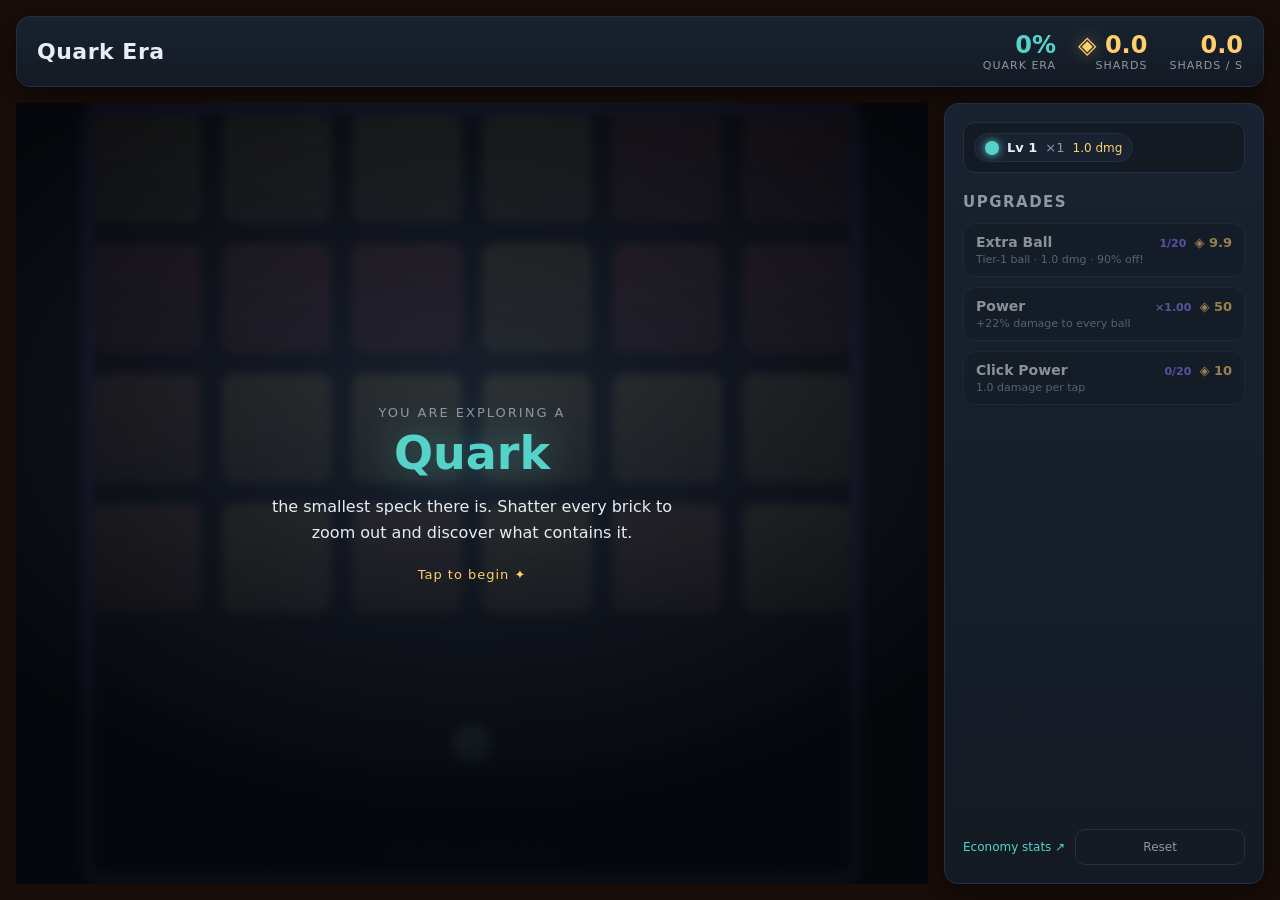
<file: index.html>
<!DOCTYPE html>
<html lang="en">
<head>
  <meta charset="UTF-8">
  <meta name="viewport" content="width=device-width, initial-scale=1.0">
  <title>InfiniClick</title>
  <link rel="stylesheet" href="style.css">
</head>
<body>
  <div id="app">
    <header id="topbar">
      <div class="brand">
        <h1>Quark Era</h1>
      </div>
      <div class="stats">
        <div class="stat">
          <span class="stat-value" id="board">0%</span>
          <span class="stat-label" id="metaLabel">Quark era</span>
        </div>
        <div class="stat">
          <span class="stat-value"><span class="stat-mark">◈</span> <span id="fragments">0</span></span>
          <span class="stat-label">Shards</span>
        </div>
        <div class="stat">
          <span class="stat-value" id="fps">0</span>
          <span class="stat-label">Shards / s</span>
        </div>
      </div>
    </header>

    <main id="stage">
      <canvas id="game"></canvas>
      <div id="hint">Click bricks to finish faster</div>
      <div id="intro" class="hidden">
        <div class="intro-card">
          <div class="intro-kicker">You are exploring a</div>
          <div class="intro-name">Quark</div>
          <div class="intro-body">the smallest speck there is. Shatter every brick to zoom out and discover what contains it.</div>
          <div class="intro-go">Tap to begin ✦</div>
        </div>
      </div>
    </main>

    <aside id="shop">
      <div id="ballbar"></div>
      <h2>Upgrades</h2>
      <div id="upgrades"></div>
      <div class="shop-links">
        <a href="stats.html">Economy stats ↗</a>
        <button id="reset" title="Wipes all progress">Reset</button>
      </div>
    </aside>
  </div>

  <script src="config.js"></script>
  <script src="economy.js"></script>
  <script src="layout.js"></script>
  <script src="game.js"></script>
</body>
</html>
</file>
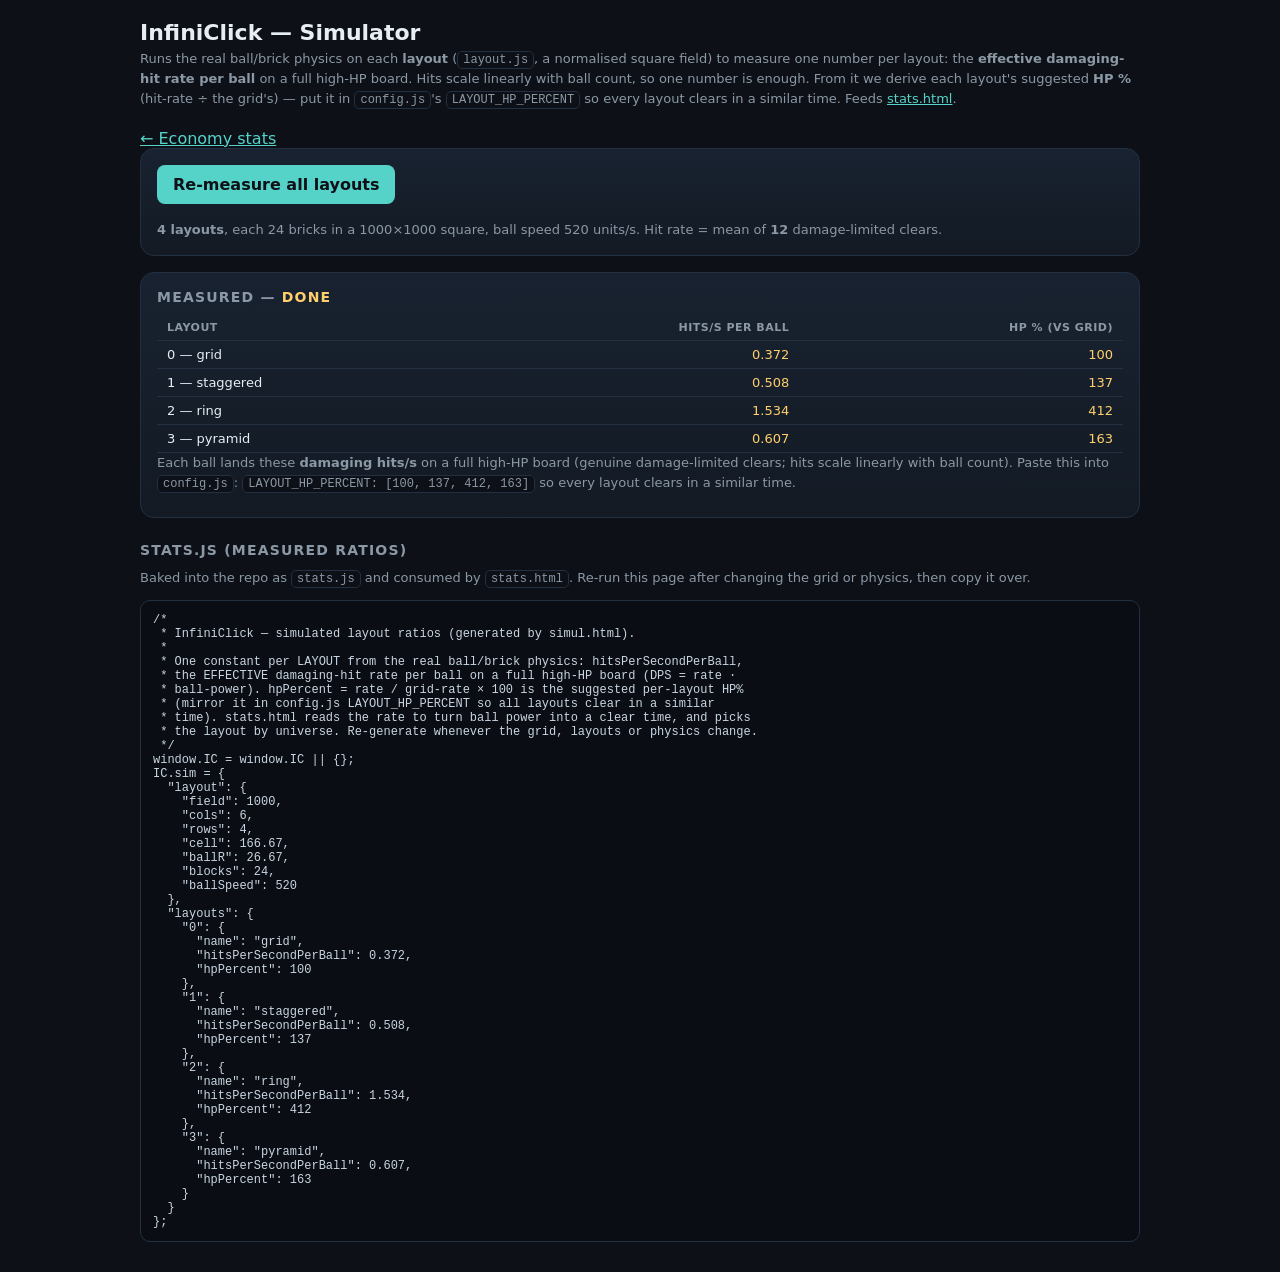
<file: simul.html>
<!DOCTYPE html>
<html lang="en">
<head>
  <meta charset="UTF-8">
  <meta name="viewport" content="width=device-width, initial-scale=1.0">
  <title>InfiniClick — Simulator</title>
  <style>
    :root {
      --bg: #0d1117; --panel: #131a24; --panel-2: #182230; --line: #223041;
      --text: #e6edf3; --muted: #8b98a5; --accent: #56d3c9; --accent-2: #8a7dff; --gold: #ffcf6b;
    }
    * { box-sizing: border-box; }
    body { margin: 0; background: var(--bg); color: var(--text); padding: 20px;
      font-family: "Inter", "Segoe UI", system-ui, -apple-system, sans-serif; -webkit-font-smoothing: antialiased; }
    a { color: var(--accent); }
    .wrap { max-width: 1000px; margin: 0 auto; }
    h1 { font-size: 22px; margin: 0 0 4px; }
    h2 { font-size: 14px; text-transform: uppercase; letter-spacing: 1.2px; color: var(--muted); margin: 24px 0 10px; }
    .sub { color: var(--muted); font-size: 13px; margin: 0 0 8px; line-height: 1.5; }
    .row { display: flex; align-items: baseline; justify-content: space-between; gap: 12px; flex-wrap: wrap; }
    .panel { background: linear-gradient(180deg, var(--panel-2), var(--panel)); border: 1px solid var(--line); border-radius: 14px; padding: 16px; }
    .grid2 { display: grid; grid-template-columns: 1fr 1fr; gap: 16px; }
    @media (max-width: 720px) { .grid2 { grid-template-columns: 1fr; } }
    canvas#view { width: 100%; height: 300px; background: #0a0e14; border-radius: 10px; display: block; }
    table { width: 100%; border-collapse: collapse; font-size: 13px; }
    th, td { text-align: left; padding: 6px 10px; border-bottom: 1px solid var(--line); }
    th { color: var(--muted); font-weight: 600; text-transform: uppercase; font-size: 11px; letter-spacing: 0.5px; }
    td.num { text-align: right; font-variant-numeric: tabular-nums; color: var(--gold); }
    pre { background: #0a0e14; border: 1px solid var(--line); border-radius: 10px; padding: 12px; overflow: auto; font-size: 12px; color: #c9d5e1; }
    code { background: var(--bg); border: 1px solid var(--line); border-radius: 5px; padding: 1px 5px; font-size: 12px; }
    .status { color: var(--gold); font-weight: 700; }
    button.go { font: inherit; font-weight: 700; color: var(--bg); background: var(--accent); border: none; border-radius: 8px; padding: 10px 16px; cursor: pointer; }
  </style>
</head>
<body>
  <div class="wrap">
    <div class="row">
      <div>
        <h1>InfiniClick — Simulator</h1>
        <p class="sub">Runs the real ball/brick physics on each <b>layout</b> (<code>layout.js</code>, a normalised square field) to measure one number per layout: the <b>effective damaging-hit rate per ball</b> on a full high-HP board. Hits scale linearly with ball count, so one number is enough. From it we derive each layout's suggested <b>HP %</b> (hit-rate ÷ the grid's) — put it in <code>config.js</code>'s <code>LAYOUT_HP_PERCENT</code> so every layout clears in a similar time. Feeds <a href="stats.html">stats.html</a>.</p>
      </div>
      <a href="stats.html">← Economy stats</a>
    </div>

    <div class="panel" style="margin-bottom:16px; display:flex; gap:16px; align-items:center; flex-wrap:wrap">
      <button class="go" id="remeasure">Re-measure all layouts</button>
      <span class="sub" style="margin:0" id="layoutNote"></span>
    </div>

    <div class="panel">
      <h2 style="margin-top:0">Measured — <span class="status" id="status">measuring…</span></h2>
      <table id="results"><tr><th>Layout</th><th style="text-align:right">Hits/s per ball</th><th style="text-align:right">HP % (vs grid)</th></tr></table>
      <p class="sub" id="hps"></p>
    </div>

    <h2>stats.js (measured ratios)</h2>
    <p class="sub">Baked into the repo as <code>stats.js</code> and consumed by <code>stats.html</code>. Re-run this page after changing the grid or physics, then copy it over.</p>
    <pre id="out">…</pre>
  </div>

  <script src="config.js"></script>
  <script src="economy.js"></script>
  <script src="layout.js"></script>
  <script>
    const C = window.IC.config;
    const L = window.IC.layout;
    const FIELD = L.FIELD;
    const DT = 1 / 60;
    const HPS_RUNS = 12;   // damage-limited clears averaged per layout

    document.getElementById("layoutNote").innerHTML =
      `<b>${L.LAYOUT_COUNT} layouts</b>, each ${L.cols() * L.rows()} bricks in a ${FIELD}×${FIELD} square, ball speed ${L.ballSpeed()} units/s. Hit rate = mean of <b>${HPS_RUNS}</b> damage-limited clears.`;

    // ---- physics (mirrors game.js, in field units) --------------------------
    function makeBalls(n) {
      const r = L.ballRadius(1), sp = L.ballSpeed(), balls = [];
      for (let i = 0; i < n; i++) {
        const a = Math.random() * Math.PI * 2;
        balls.push({ x: r + Math.random() * (FIELD - 2 * r), y: r + Math.random() * (FIELD - 2 * r),
          vx: Math.cos(a) * sp, vy: Math.sin(a) * sp, r });
      }
      return balls;
    }
    // Reposition balls the way game.js does at the start of a board — crucial for
    // the damage-limited rate: the corridors between bricks are narrower than a
    // ball, so a ball can't cross the grid, and where it starts (which side of the
    // grid it's confined to) sets its hit rate for the whole board.
    function placeBalls(balls, cx, cy, spread) {
      const sp = L.ballSpeed();
      for (const b of balls) {
        const a = Math.random() * Math.PI * 2, rr = Math.random() * spread * 0.5;
        b.x = Math.max(b.r, Math.min(cx + Math.cos(a) * rr, FIELD - b.r));
        b.y = Math.max(b.r, Math.min(cy + Math.sin(a) * rr, FIELD - b.r));
        const va = Math.random() * Math.PI * 2;
        b.vx = Math.cos(va) * sp; b.vy = Math.sin(va) * sp;
      }
    }
    const LAYOUT_NAMES = ["grid", "staggered", "ring", "pyramid"];
    function makeBlocks(hp, layoutIndex) {
      return L.cells(layoutIndex || 0).map((rect) => ({ rect, hp: hp == null ? 1 : hp, alive: true }));
    }
    // `dmg`: 'kill' one-shots a brick (geometry clears); a number subtracts HP
    // (damage-limited clears). Returns the index of the brick touched, or -1.
    function stepBall(ball, blocks, dmg) {
      ball.x += ball.vx * DT; ball.y += ball.vy * DT;
      if (ball.x - ball.r < 0) { ball.x = ball.r; ball.vx = Math.abs(ball.vx); }
      if (ball.x + ball.r > FIELD) { ball.x = FIELD - ball.r; ball.vx = -Math.abs(ball.vx); }
      if (ball.y - ball.r < 0) { ball.y = ball.r; ball.vy = Math.abs(ball.vy); }
      if (ball.y + ball.r > FIELD) { ball.y = FIELD - ball.r; ball.vy = -Math.abs(ball.vy); }
      for (let i = 0; i < blocks.length; i++) {
        const bl = blocks[i];
        if (!bl.alive) continue;
        const rect = bl.rect;
        const nx = Math.max(rect.x, Math.min(ball.x, rect.x + rect.w));
        const ny = Math.max(rect.y, Math.min(ball.y, rect.y + rect.h));
        const dx = ball.x - nx, dy = ball.y - ny;
        if (dx * dx + dy * dy <= ball.r * ball.r) {
          const ox = ball.r - Math.abs(dx), oy = ball.r - Math.abs(dy);
          if (ox < oy) { ball.vx = -ball.vx; ball.x += ball.vx > 0 ? ox : -ox; }
          else { ball.vy = -ball.vy; ball.y += ball.vy > 0 ? oy : -oy; }
          if (dmg === 'kill') bl.alive = false;
          else { bl.hp -= dmg; if (bl.hp < 0.05) bl.alive = false; }
          return i;
        }
      }
      return -1;
    }
    // The EFFECTIVE damaging-hit rate per ball, in the damage-limited regime.
    //
    // The old approach (count every frame a single ball overlaps a brick on a
    // frozen, permanently-full board) was wildly wrong: the corridors between
    // bricks are narrower than a ball's diameter, so a ball started inside the
    // grid gets trapped and registers a "hit" almost every frame (~40/s) — nothing
    // like real play. Instead we run a genuine damage-limited clear (bricks with
    // real HP) and derive rate = totalHP / (clearTime · ballCount · dmg). This is
    // what the time model needs: DPS = rate · (total ball power).
    function measureEffectiveHitsPerSecond(trials, layoutIndex) {
      // High per-brick HP so the board stays FULL almost the whole clear — that is
      // the regime high-HP universes actually live in (once bricks start breaking
      // the grid opens up and the rate climbs, but that's a vanishing fraction).
      // Balls placed as in game.js so they end up confined below the grid, as they
      // do in play. rate = totalHP / (clearTime · ballCount · dmg).
      const N = 8, hpPer = 333, dmg = 1, maxSteps = Math.round(4000 / DT);
      let sum = 0, ok = 0;
      for (let t = 0; t < trials; t++) {
        const blocks = makeBlocks(hpPer, layoutIndex), balls = makeBalls(N);
        placeBalls(balls, FIELD / 2, FIELD * 0.5, FIELD * 0.3);
        let remaining = blocks.length, steps = 0;
        while (remaining > 0 && steps < maxSteps) {
          for (const ball of balls) { const h = stepBall(ball, blocks, dmg); if (h >= 0 && !blocks[h].alive) remaining--; }
          steps++;
        }
        if (remaining === 0) { sum += (hpPer * blocks.length) / ((steps * DT) * N * dmg); ok++; }
      }
      return ok ? sum / ok : 0;
    }
    // ---- run the measurement (every layout) ---------------------------------
    // One number per layout: the effective damaging-hit rate per ball. From it we
    // derive HP % = rate / grid-rate — the factor that normalises clear time back
    // to the grid, to paste into config.js's LAYOUT_HP_PERCENT.
    async function run() {
      const rates = [];
      for (let li = 0; li < LAYOUT_NAMES.length; li++) {
        document.getElementById("status").textContent = `measuring ${LAYOUT_NAMES[li]}… (${li + 1}/${LAYOUT_NAMES.length})`;
        await new Promise((r) => setTimeout(r, 20));   // let the status repaint
        rates[li] = Math.round(measureEffectiveHitsPerSecond(HPS_RUNS, li) * 1000) / 1000;
      }
      document.getElementById("status").textContent = "done";

      const gridRate = rates[0] || 1;
      const hpPct = rates.map((r) => Math.round((r / gridRate) * 100));

      const rows = ["<tr><th>Layout</th><th style='text-align:right'>Hits/s per ball</th><th style='text-align:right'>HP % (vs grid)</th></tr>"];
      LAYOUT_NAMES.forEach((name, li) => rows.push(`<tr><td>${li} — ${name}</td><td class="num">${rates[li].toFixed(3)}</td><td class="num">${hpPct[li]}</td></tr>`));
      document.getElementById("results").innerHTML = rows.join("");
      document.getElementById("hps").innerHTML =
        `Each ball lands these <b>damaging hits/s</b> on a full high-HP board (genuine damage-limited clears; hits scale linearly with ball count). Paste this into <code>config.js</code>: <code>LAYOUT_HP_PERCENT: [${hpPct.join(", ")}]</code> so every layout clears in a similar time.`;

      const sim = {
        layout: { field: FIELD, cols: L.cols(), rows: L.rows(), cell: Math.round(L.cell() * 100) / 100,
          ballR: Math.round(L.ballRadius(1) * 100) / 100, blocks: L.cols() * L.rows(), ballSpeed: L.ballSpeed() },
        layouts: Object.fromEntries(LAYOUT_NAMES.map((name, li) => [li, { name, hitsPerSecondPerBall: rates[li], hpPercent: hpPct[li] }])),
      };
      const text =
`/*
 * InfiniClick — simulated layout ratios (generated by simul.html).
 *
 * One constant per LAYOUT from the real ball/brick physics: hitsPerSecondPerBall,
 * the EFFECTIVE damaging-hit rate per ball on a full high-HP board (DPS = rate ·
 * ball-power). hpPercent = rate / grid-rate × 100 is the suggested per-layout HP%
 * (mirror it in config.js LAYOUT_HP_PERCENT so all layouts clear in a similar
 * time). stats.html reads the rate to turn ball power into a clear time, and picks
 * the layout by universe. Re-generate whenever the grid, layouts or physics change.
 */
window.IC = window.IC || {};
IC.sim = ${JSON.stringify(sim, null, 2)};
`;
      document.getElementById("out").textContent = text;
      window.__statsJS = text;
      window.__statsData = sim;
    }

    function scheduleRun() {
      document.getElementById("status").textContent = "measuring…";
      document.getElementById("out").textContent = "…";
      setTimeout(run, 60);
    }
    document.getElementById("remeasure").addEventListener("click", scheduleRun);
    scheduleRun();
  </script>
</body>
</html>
</file>
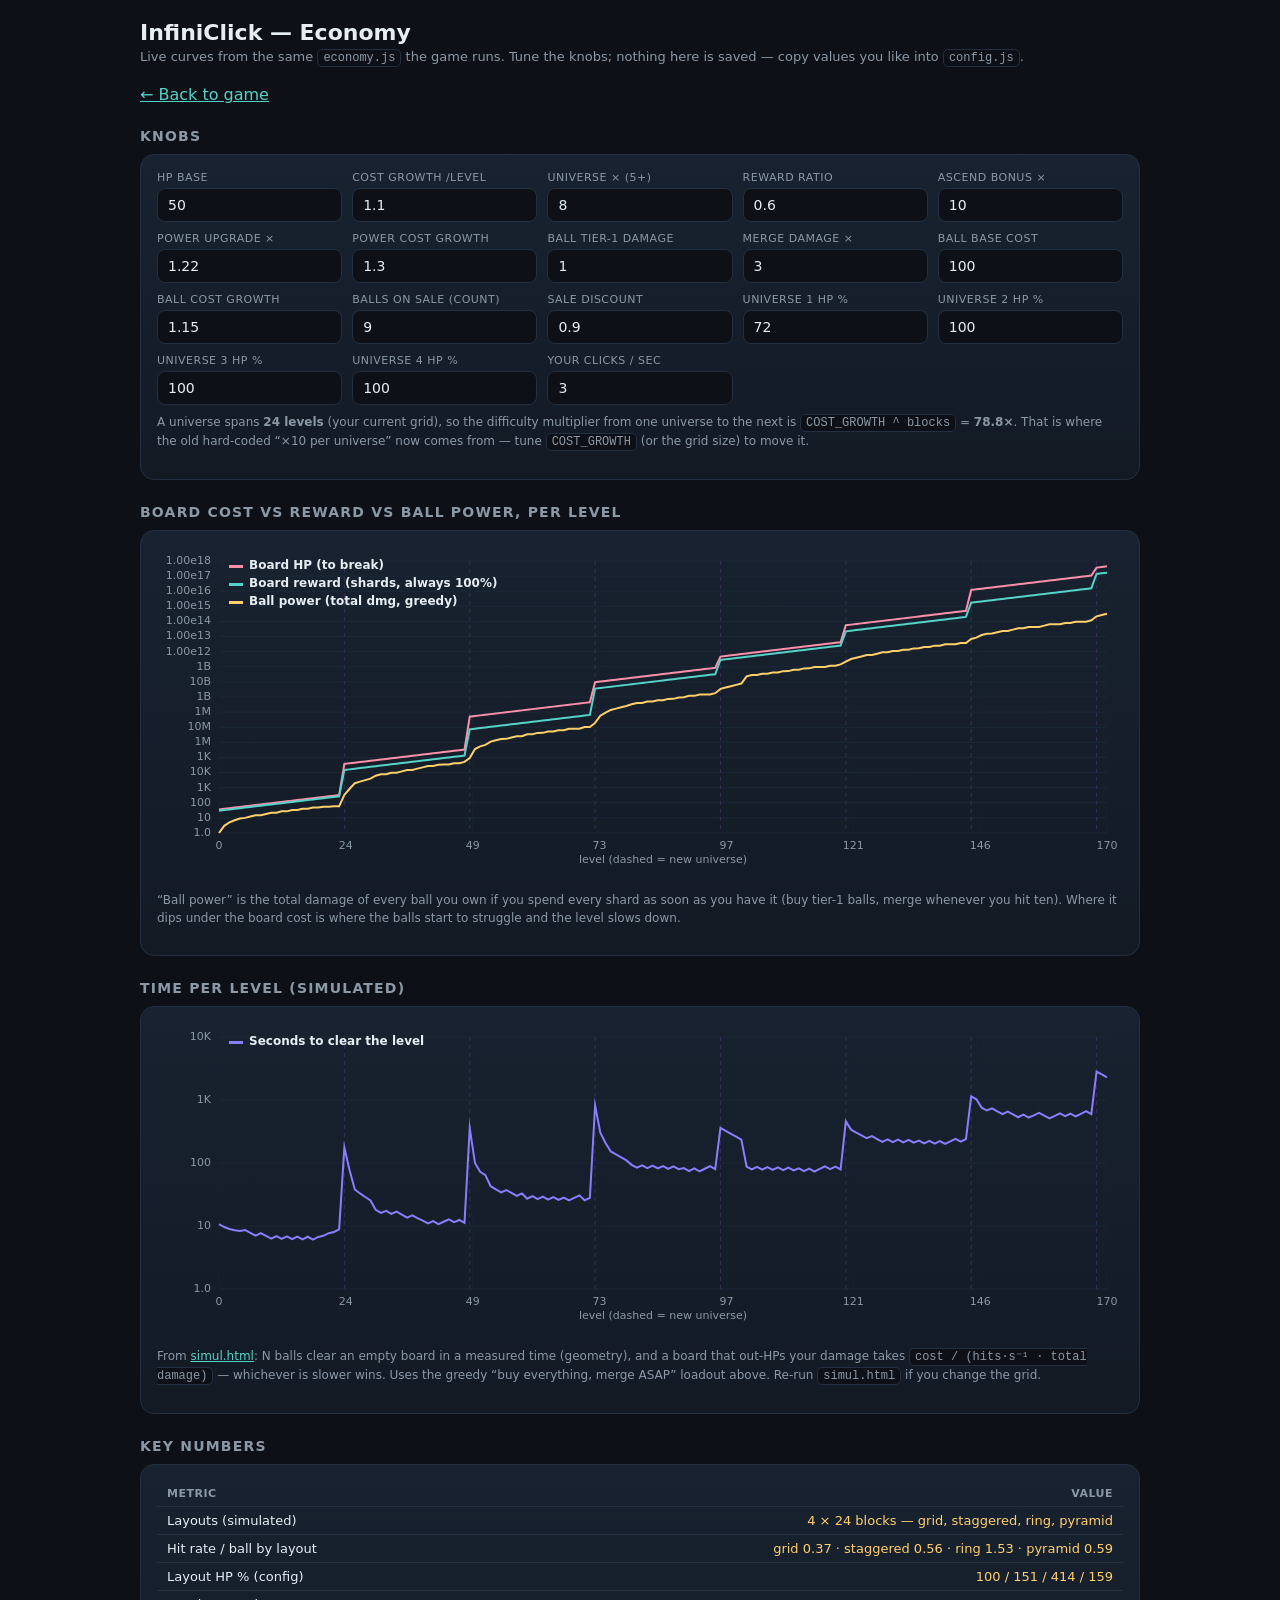
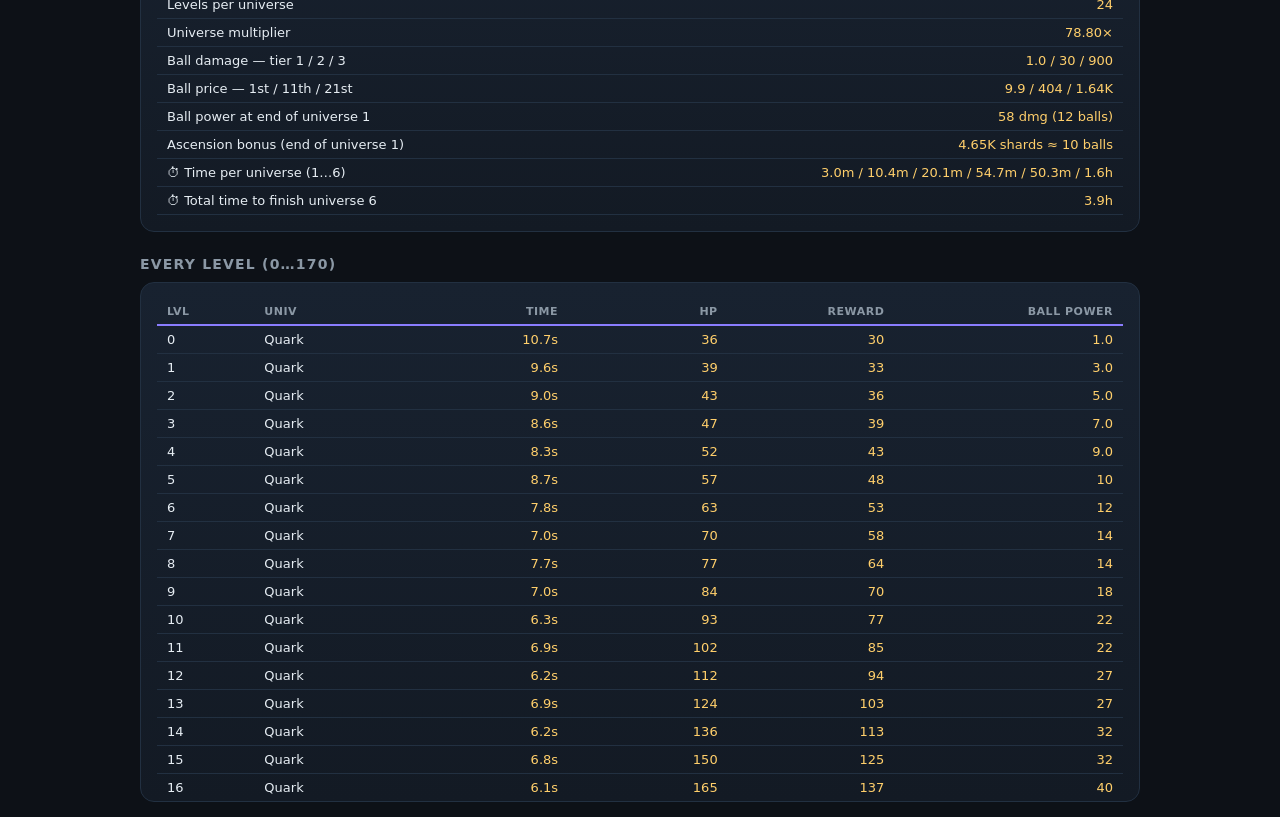
<file: stats.html>
<!DOCTYPE html>
<html lang="en">
<head>
  <meta charset="UTF-8">
  <meta name="viewport" content="width=device-width, initial-scale=1.0">
  <title>InfiniClick — Economy</title>
  <style>
    :root {
      --bg: #0d1117; --panel: #131a24; --panel-2: #182230; --line: #223041;
      --text: #e6edf3; --muted: #8b98a5; --accent: #56d3c9; --accent-2: #8a7dff;
      --gold: #ffcf6b; --danger: #ff6b81;
    }
    * { box-sizing: border-box; }
    body {
      margin: 0; min-height: 100%; background: var(--bg); color: var(--text);
      font-family: "Inter", "Segoe UI", system-ui, -apple-system, sans-serif;
      padding: 20px; -webkit-font-smoothing: antialiased;
    }
    a { color: var(--accent); }
    h1 { font-size: 22px; margin: 0 0 4px; }
    h2 { font-size: 14px; text-transform: uppercase; letter-spacing: 1.2px; color: var(--muted); margin: 24px 0 10px; }
    .sub { color: var(--muted); font-size: 13px; margin: 0 0 8px; }
    .wrap { max-width: 1000px; margin: 0 auto; }
    .panel { background: linear-gradient(180deg, var(--panel-2), var(--panel)); border: 1px solid var(--line); border-radius: 14px; padding: 16px; }
    .controls { display: grid; grid-template-columns: repeat(auto-fill, minmax(180px, 1fr)); gap: 10px; }
    .ctrl { display: flex; flex-direction: column; gap: 4px; }
    .ctrl label { font-size: 11px; color: var(--muted); text-transform: uppercase; letter-spacing: 0.5px; }
    .ctrl input {
      font: inherit; font-size: 14px; color: var(--text); background: var(--bg);
      border: 1px solid var(--line); border-radius: 8px; padding: 8px 10px;
    }
    .ctrl input:focus { outline: none; border-color: var(--accent); }
    canvas { width: 100%; display: block; border-radius: 10px; }
    .charts { display: grid; grid-template-columns: 1fr; gap: 16px; }
    table { width: 100%; border-collapse: collapse; font-size: 13px; }
    th, td { text-align: left; padding: 6px 10px; border-bottom: 1px solid var(--line); }
    th { color: var(--muted); font-weight: 600; text-transform: uppercase; font-size: 11px; letter-spacing: 0.5px; }
    td.num { text-align: right; font-variant-numeric: tabular-nums; color: var(--gold); }
    .row { display: flex; align-items: baseline; justify-content: space-between; gap: 12px; flex-wrap: wrap; }
    .note { font-size: 12px; color: var(--muted); margin-top: 8px; line-height: 1.5; }
    code { background: var(--bg); border: 1px solid var(--line); border-radius: 5px; padding: 1px 5px; font-size: 12px; }
  </style>
</head>
<body>
  <div class="wrap">
    <div class="row">
      <div>
        <h1>InfiniClick — Economy</h1>
        <p class="sub">Live curves from the same <code>economy.js</code> the game runs. Tune the knobs; nothing here is saved — copy values you like into <code>config.js</code>.</p>
      </div>
      <a href="index.html">← Back to game</a>
    </div>

    <h2>Knobs</h2>
    <div class="panel">
      <div class="controls" id="controls"></div>
      <p class="note">A universe spans <b><span id="blocksNote">?</span> levels</b> (your current grid), so the difficulty multiplier from one universe to the next is <code>COST_GROWTH ^ blocks</code> = <b><span id="uniMult">?</span>×</b>. That is where the old hard-coded “×10 per universe” now comes from — tune <code>COST_GROWTH</code> (or the grid size) to move it.</p>
    </div>

    <h2>Board cost vs reward vs ball power, per level</h2>
    <div class="panel charts">
      <canvas id="chartCost" height="320"></canvas>
      <p class="note">“Ball power” is the total damage of every ball you own if you spend every shard as soon as you have it (buy tier-1 balls, merge whenever you hit ten). Where it dips under the board cost is where the balls start to struggle and the level slows down.</p>
    </div>

    <h2>Time per level (simulated)</h2>
    <div class="panel charts">
      <canvas id="chartTime" height="300"></canvas>
      <p class="note">From <a href="simul.html">simul.html</a>: N balls clear an empty board in a measured time (geometry), and a board that out-HPs your damage takes <code>cost / (hits·s⁻¹ · total damage)</code> — whichever is slower wins. Uses the greedy “buy everything, merge ASAP” loadout above. Re-run <code>simul.html</code> if you change the grid.</p>
    </div>

    <h2>Key numbers</h2>
    <div class="panel">
      <table id="summary"></table>
    </div>

    <h2>Every level (0…<span id="lmaxNote">?</span>)</h2>
    <div class="panel" style="max-height:520px; overflow:auto">
      <table id="levels"></table>
    </div>
  </div>

  <script src="config.js"></script>
  <script src="economy.js"></script>
  <script src="stats.js"></script>
  <script>
    const C = window.IC.config;
    const E = window.IC.economy;
    const SIM = window.IC.sim;   // measured layout ratios from simul.html

    // Blocks per board = levels per universe (a universe is one meta-board).
    const BLOCKS = SIM ? SIM.layout.blocks : 40;
    const LMAX = 170;   // levels to plot / table (covers ~7 universes)

    // ---- greedy economy: buy every ball you can afford, merge at ten ---------
    // Walks the levels, accumulating shards (board rewards + ascension bonuses)
    // and spending them immediately on tier-1 balls, merging up the chain. For
    // each level it records the resulting loadout (ball count + total damage).
    const MERGE_AT = C.SIM_MERGE_AT || C.MERGE_REQUIRED;
    function greedyLoadout(lmax) {
      let shards = 0, bought = 0, powerLevel = 0;
      const balls = { 1: 1 };   // you start with one tier-1 ball
      const out = [];
      // Spend every shard, always buying the CHEAPER of {next ball, next Power
      // upgrade}, and merging along the way. Power is the exponential lever.
      function spend() {
        let changed = true;
        while (changed) {
          changed = false;
          const ballCost = (balls[1] || 0) < C.LEVEL1_CAP ? E.ballCost(bought) : Infinity;
          const powCost = E.powerCost(powerLevel);
          const cheapest = Math.min(ballCost, powCost);
          if (cheapest <= shards && cheapest < Infinity) {
            if (ballCost <= powCost) { shards -= ballCost; bought++; balls[1] = (balls[1] || 0) + 1; }
            else { shards -= powCost; powerLevel++; }
            changed = true;
          }
          for (const t of Object.keys(balls).map(Number)) {
            while ((balls[t] || 0) >= MERGE_AT) {
              balls[t] -= C.MERGE_REQUIRED; balls[t + 1] = (balls[t + 1] || 0) + 1; changed = true;
            }
          }
        }
      }
      for (let L = 0; L <= lmax; L++) {
        spend();
        let N = 0, base = 0;
        for (const t of Object.keys(balls).map(Number)) { N += balls[t]; base += balls[t] * E.ballDamage(t); }
        const dmg = base * E.powerMultiplier(powerLevel);
        out.push({ L, N, dmg, bought, powerLevel });
        shards += E.boardReward(L);
        if ((L + 1) % BLOCKS === 0) shards += E.ascendBonus(bought);
      }
      return out;
    }

    // One measured constant per LAYOUT: the damaging-hit rate per ball (hits scale
    // ~linearly with ball count, so one number is enough). Each universe uses a
    // layout (cycling, like layoutForUniverse), and its board HP already carries
    // that layout's HP% via economy.boardHp — so the times stay similar across
    // shapes even though the raw rates differ a lot.
    const LKEYS = SIM && SIM.layouts ? Object.keys(SIM.layouts) : [];
    const HPS = {};
    for (const k of LKEYS) HPS[k] = SIM.layouts[k].hitsPerSecondPerBall;
    function rateOfLevel(L) { return LKEYS.length ? HPS[LKEYS[E.universeOfLevel(L) % LKEYS.length]] : 0.4; }

    // Seconds to clear the board at level L with the loadout {N balls, dmg total}.
    // Damage-limited time (board out-HPs your DPS = rate·power) vs a geometry floor
    // (you can't clear faster than physically touching each of the BLOCKS bricks —
    // total hit rate = rate·N) — whichever is slower.
    function timeForLevel(L, load) {
      const rate = rateOfLevel(L);
      const hp = E.boardHp(L);   // actual HP to destroy (incl. universe & layout HP%)
      const sweep = BLOCKS / (rate * Math.max(1, load.N));
      const dmgLimited = hp / (rate * Math.max(1e-9, load.dmg));
      const idle = Math.max(sweep, dmgLimited);       // pure-idle clear time
      if (CLICKS <= 0) return idle;
      // Clicking is a second, parallel clearing path: you can tap each block
      // (geometry) but no faster than your click damage allows (damage). A tap
      // gets the same global Power multiplier the balls do.
      const clickDmg = E.ballDamage(1) * E.powerMultiplier(load.powerLevel);
      const clickTime = Math.max(BLOCKS / CLICKS, hp / (CLICKS * clickDmg));
      return 1 / (1 / idle + 1 / clickTime);
    }

    // Controls: [configKey, label, step]
    const KNOBS = [
      ["HP_BASE", "HP base", 10],
      ["COST_GROWTH", "Cost growth /level", 0.01],
      ["UNIVERSE_COST_MULT", "Universe × (5+)", 1],
      ["REWARD_RATIO", "Reward ratio", 0.05],
      ["ASCEND_BONUS_MULT", "Ascend bonus ×", 0.5],
      ["POWER_MULT", "Power upgrade ×", 0.01],
      ["POWER_COST_GROWTH", "Power cost growth", 0.01],
      ["DMG_BASE", "Ball tier-1 damage", 1],
      ["MERGE_DAMAGE_MULT", "Merge damage ×", 0.5],
      ["BALL_BASE_COST", "Ball base cost", 10],
      ["BALL_COST_GROWTH", "Ball cost growth", 0.01],
      ["BALL_SALE_COUNT", "Balls on sale (count)", 1],
      ["BALL_SALE_OFF", "Sale discount", 0.05],
    ];

    // A non-config knob: how many blocks per second you break by tapping. 0 =
    // pure idle. Clicking mainly rescues the slow geometric tail of a clear.
    let CLICKS = 3;

    const controlsEl = document.getElementById("controls");
    for (const [key, label, step] of KNOBS) {
      const wrap = document.createElement("div");
      wrap.className = "ctrl";
      wrap.innerHTML = `<label>${label}</label><input type="number" step="${step}" value="${C[key]}" data-key="${key}">`;
      controlsEl.appendChild(wrap);
    }
    // Per-universe brick HP % (universes 1…4) — HP only, reward stays at 100%.
    [1, 2, 3, 4].forEach((u) => {
      const wrap = document.createElement("div");
      wrap.className = "ctrl";
      wrap.innerHTML = `<label>Universe ${u} HP %</label><input type="number" step="5" value="${C.UNIVERSE_HP_PERCENT[u - 1]}" data-hp="${u - 1}">`;
      controlsEl.appendChild(wrap);
    });

    const clickWrap = document.createElement("div");
    clickWrap.className = "ctrl";
    clickWrap.innerHTML = `<label>Your clicks / sec</label><input type="number" step="1" value="3" data-clicks="1">`;
    controlsEl.appendChild(clickWrap);

    controlsEl.addEventListener("input", (e) => {
      const v = parseFloat(e.target.value);
      if (!isFinite(v)) return;
      if (e.target.dataset.clicks) { CLICKS = Math.max(0, v); redraw(); return; }
      if (e.target.dataset.step) { C.UNIVERSE_COST_STEPS[+e.target.dataset.step] = v; redraw(); return; }
      if (e.target.dataset.hp !== undefined && e.target.dataset.hp !== "") { C.UNIVERSE_HP_PERCENT[+e.target.dataset.hp] = v; redraw(); return; }
      const key = e.target.dataset.key;
      if (key) { C[key] = v; redraw(); }
    });

    // ---- a small log-Y line chart -------------------------------------------
    function drawChart(canvas, series, opts) {
      const dpr = window.devicePixelRatio || 1;
      const cssW = canvas.clientWidth || 900;
      const cssH = opts.height || 320;
      canvas.width = cssW * dpr;
      canvas.height = cssH * dpr;
      const ctx = canvas.getContext("2d");
      ctx.setTransform(dpr, 0, 0, dpr, 0, 0);
      ctx.clearRect(0, 0, cssW, cssH);

      const padL = 62, padR = 16, padT = 14, padB = 34;
      const plotW = cssW - padL - padR;
      const plotH = cssH - padT - padB;

      // Y range in log10 across all series (values must be > 0).
      let lo = Infinity, hi = -Infinity;
      for (const s of series) for (const p of s.points) {
        if (p.y > 0) { const l = Math.log10(p.y); if (l < lo) lo = l; if (l > hi) hi = l; }
      }
      if (!isFinite(lo)) { lo = 0; hi = 1; }
      lo = Math.floor(lo); hi = Math.ceil(hi);
      if (hi <= lo) hi = lo + 1;

      const xMin = opts.xMin, xMax = opts.xMax;
      const xToPx = (x) => padL + (plotW * (x - xMin)) / (xMax - xMin || 1);
      const yToPx = (y) => padT + plotH - (plotH * (Math.log10(y) - lo)) / (hi - lo);

      // Horizontal gridlines at each power of 10.
      ctx.font = "11px Inter, system-ui, sans-serif";
      ctx.textBaseline = "middle";
      for (let e = lo; e <= hi; e++) {
        const y = padT + plotH - (plotH * (e - lo)) / (hi - lo);
        ctx.strokeStyle = "#1c2937";
        ctx.beginPath(); ctx.moveTo(padL, y); ctx.lineTo(padL + plotW, y); ctx.stroke();
        ctx.fillStyle = "#8b98a5"; ctx.textAlign = "right";
        ctx.fillText(E.formatNum(Math.pow(10, e)), padL - 8, y);
      }
      // Vertical gridlines / X ticks.
      ctx.textAlign = "center"; ctx.textBaseline = "top";
      const ticks = 7;
      for (let i = 0; i <= ticks; i++) {
        const x = xMin + ((xMax - xMin) * i) / ticks;
        const px = xToPx(x);
        ctx.strokeStyle = "#162230";
        ctx.beginPath(); ctx.moveTo(px, padT); ctx.lineTo(px, padT + plotH); ctx.stroke();
        ctx.fillStyle = "#8b98a5";
        ctx.fillText(Math.round(x), px, padT + plotH + 8);
      }
      ctx.fillStyle = "#8b98a5"; ctx.textAlign = "center";
      ctx.fillText(opts.xLabel || "", padL + plotW / 2, cssH - 12);

      // Universe boundaries (a faint vertical line at every N levels).
      if (opts.uniStep) {
        ctx.save();
        ctx.strokeStyle = "#3a2f5a"; ctx.setLineDash([4, 4]); ctx.lineWidth = 1;
        for (let x = opts.uniStep; x <= xMax; x += opts.uniStep) {
          const px = xToPx(x);
          ctx.beginPath(); ctx.moveTo(px, padT); ctx.lineTo(px, padT + plotH); ctx.stroke();
        }
        ctx.restore();
      }

      // Series lines.
      for (const s of series) {
        ctx.strokeStyle = s.color; ctx.lineWidth = 2; ctx.beginPath();
        let started = false;
        for (const p of s.points) {
          if (p.y <= 0) continue;
          const px = xToPx(p.x), py = yToPx(p.y);
          if (!started) { ctx.moveTo(px, py); started = true; } else ctx.lineTo(px, py);
        }
        ctx.stroke();
      }

      // Legend.
      let ly = padT + 4;
      ctx.textAlign = "left"; ctx.textBaseline = "middle"; ctx.font = "600 12px Inter, system-ui, sans-serif";
      for (const s of series) {
        ctx.fillStyle = s.color;
        ctx.fillRect(padL + 10, ly, 14, 3);
        ctx.fillStyle = "#e6edf3";
        ctx.fillText(s.label, padL + 30, ly + 1);
        ly += 18;
      }
    }

    function fmtTime(s) {
      if (!isFinite(s)) return "∞";
      if (s < 90) return s.toFixed(1) + "s";
      if (s < 5400) return (s / 60).toFixed(1) + "m";
      if (s < 86400 * 2) return (s / 3600).toFixed(1) + "h";
      return (s / 86400).toFixed(1) + "d";
    }

    function redraw() {
      const load = greedyLoadout(LMAX);   // loadout & ball power at each level

      // Chart 1: board cost vs reward vs ball power.
      const hp = [], reward = [], power = [];
      for (let L = 0; L <= LMAX; L++) {
        hp.push({ x: L, y: E.boardHp(L) });
        reward.push({ x: L, y: E.boardReward(L) });
        power.push({ x: L, y: load[L].dmg });
      }
      drawChart(document.getElementById("chartCost"), [
        { label: "Board HP (to break)", color: "#ff8fab", points: hp },
        { label: "Board reward (shards, always 100%)", color: "#56d3c9", points: reward },
        { label: "Ball power (total dmg, greedy)", color: "#ffcf6b", points: power },
      ], { xMin: 0, xMax: LMAX, xLabel: "level (dashed = new universe)", height: 320, uniStep: BLOCKS });

      // Chart: time per level.
      const tpl = [];
      for (let L = 0; L <= LMAX; L++) tpl.push({ x: L, y: timeForLevel(L, load[L]) });
      drawChart(document.getElementById("chartTime"), [
        { label: "Seconds to clear the level", color: "#8a7dff", points: tpl },
      ], { xMin: 0, xMax: LMAX, xLabel: "level (dashed = new universe)", height: 300, uniStep: BLOCKS });

      // Time to finish each universe (sum of its levels' times), and loadout.
      function universeTime(u) {
        let s = 0;
        for (let L = (u - 1) * BLOCKS; L < u * BLOCKS && L <= LMAX; L++) s += timeForLevel(L, load[L]);
        return s;
      }
      const endU1 = load[Math.min(BLOCKS - 1, LMAX)];

      document.getElementById("blocksNote").textContent = BLOCKS;
      document.getElementById("uniMult").textContent = E.universeMultiplier(BLOCKS).toFixed(1);

      const rows = [
        ["Layouts (simulated)", SIM ? `${LKEYS.length} × ${SIM.layout.blocks} blocks — ` + LKEYS.map((k) => SIM.layouts[k].name).join(", ") : "no stats.js"],
        ["Hit rate / ball by layout", LKEYS.length ? LKEYS.map((k) => `${SIM.layouts[k].name} ${HPS[k].toFixed(2)}`).join(" · ") : "—"],
        ["Layout HP % (config)", (C.LAYOUT_HP_PERCENT || []).join(" / ")],
        ["Levels per universe", String(BLOCKS)],
        ["Universe multiplier", E.universeMultiplier(BLOCKS).toFixed(2) + "×"],
        ["Ball damage — tier 1 / 2 / 3", E.formatNum(E.ballDamage(1)) + " / " + E.formatNum(E.ballDamage(2)) + " / " + E.formatNum(E.ballDamage(3))],
        ["Ball price — 1st / 11th / 21st", E.formatNum(E.ballCost(0)) + " / " + E.formatNum(E.ballCost(10)) + " / " + E.formatNum(E.ballCost(20))],
        ["Ball power at end of universe 1", E.formatNum(endU1.dmg) + " dmg (" + endU1.N + " balls)"],
        ["Ascension bonus (end of universe 1)", E.formatNum(E.ascendBonus(endU1.bought)) + " shards ≈ " + C.ASCEND_BONUS_MULT + " balls"],
        ["⏱ Time per universe (1…6)", [1, 2, 3, 4, 5, 6].map((u) => fmtTime(universeTime(u))).join(" / ")],
        ["⏱ Total time to finish universe 6", fmtTime([1, 2, 3, 4, 5, 6].reduce((s, u) => s + universeTime(u), 0))],
      ];
      const t = document.getElementById("summary");
      t.innerHTML = "<tr><th>Metric</th><th style='text-align:right'>Value</th></tr>" +
        rows.map(([k, v]) => `<tr><td>${k}</td><td class="num">${v}</td></tr>`).join("");

      // Every level: time / HP / reward / ball power (from the greedy loadout).
      document.getElementById("lmaxNote").textContent = LMAX;
      const head = "<tr><th>Lvl</th><th>Univ</th><th style='text-align:right'>Time</th><th style='text-align:right'>HP</th><th style='text-align:right'>Reward</th><th style='text-align:right'>Ball power</th></tr>";
      const lrows = [];
      for (let L = 0; L <= LMAX; L++) {
        const first = L % BLOCKS === 0;
        lrows.push(
          `<tr${first ? " style='border-top:2px solid var(--accent-2)'" : ""}>` +
          `<td>${L}</td><td>${E.universeName(E.universeOfLevel(L) + 1)}</td>` +
          `<td class="num">${fmtTime(timeForLevel(L, load[L]))}</td>` +
          `<td class="num">${E.formatNum(E.boardHp(L))}</td>` +
          `<td class="num">${E.formatNum(E.boardReward(L))}</td>` +
          `<td class="num">${E.formatNum(load[L].dmg)}</td></tr>`);
      }
      document.getElementById("levels").innerHTML = head + lrows.join("");
    }

    window.addEventListener("resize", redraw);
    redraw();
  </script>
</body>
</html>
</file>
<file: style.css>
:root {
  --bg: #0d1117;
  --panel: #131a24;
  --panel-2: #182230;
  --line: #223041;
  --text: #e6edf3;
  --muted: #8b98a5;
  --accent: #56d3c9;
  --accent-2: #8a7dff;
  --gold: #ffcf6b;
  --danger: #ff6b81;
  --radius: 14px;
  --shadow: 0 10px 30px rgba(0, 0, 0, 0.45);
}

* { box-sizing: border-box; }

html, body {
  margin: 0;
  height: 100%;
  /* The universe's dark backdrop; JS repaints this per universe. */
  background: #08161a;
  color: var(--text);
  font-family: "Inter", "Segoe UI", system-ui, -apple-system, sans-serif;
  -webkit-font-smoothing: antialiased;
  overflow: hidden;
  transition: background 0.6s ease;
}

#app {
  height: 100%;
  display: grid;
  grid-template-columns: 1fr 320px;
  grid-template-rows: auto 1fr;
  grid-template-areas:
    "top   top"
    "stage shop";
  gap: 16px;
  padding: 16px;
}

/* Top bar */
#topbar {
  grid-area: top;
  display: flex;
  align-items: center;
  justify-content: space-between;
  padding: 14px 20px;
  background: linear-gradient(180deg, var(--panel-2), var(--panel));
  border: 1px solid var(--line);
  border-radius: var(--radius);
  box-shadow: var(--shadow);
}

.brand { display: flex; align-items: center; gap: 12px; }
.brand-mark {
  font-size: 26px;
  color: var(--accent);
  filter: drop-shadow(0 0 10px rgba(86, 211, 201, 0.5));
}
.brand h1 {
  margin: 0;
  font-size: 22px;
  letter-spacing: 0.5px;
  font-weight: 700;
}

.stats { display: flex; gap: 22px; }
.stat { display: flex; flex-direction: column; align-items: flex-end; }
.stat:first-child .stat-value { color: var(--accent); }
.stat-value {
  font-size: 24px;
  font-weight: 800;
  font-variant-numeric: tabular-nums;
  color: var(--gold);
  white-space: nowrap;   /* keep "6.90e12" on one line — never break before the e */
}
.stat-label {
  font-size: 11px;
  text-transform: uppercase;
  letter-spacing: 1px;
  color: var(--muted);
}
/* The ◈ shard icon in front of the shard counter — gold, matching the shards. */
.stat-mark {
  color: var(--gold);
  font-weight: 700;
  filter: drop-shadow(0 0 8px rgba(255, 207, 107, 0.45));
}

/* Stage / canvas */
/* The play area is transparent — the themed screen background shows through,
   and the square play-field border is drawn on the canvas itself. */
#stage {
  grid-area: stage;
  position: relative;
  background: transparent;
  overflow: hidden;
}
#game { display: block; width: 100%; height: 100%; cursor: crosshair; }

#hint {
  position: absolute;
  bottom: 14px;
  left: 50%;
  transform: translateX(-50%);
  padding: 8px 16px;
  font-size: 13px;
  color: var(--muted);
  background: rgba(13, 17, 23, 0.7);
  border: 1px solid var(--line);
  border-radius: 999px;
  backdrop-filter: blur(6px);
  pointer-events: none;
  transition: opacity 0.6s ease;
}

/* Intro overlay */
#intro {
  position: absolute;
  inset: 0;
  display: flex;
  align-items: center;
  justify-content: center;
  padding: 24px;
  background: radial-gradient(600px 400px at 50% 40%, rgba(24, 34, 48, 0.9), rgba(5, 7, 12, 0.96));
  backdrop-filter: blur(4px);
  cursor: pointer;
  z-index: 5;
  transition: opacity 0.5s ease;
}
#intro.hidden { opacity: 0; pointer-events: none; }
.intro-card { max-width: 420px; text-align: center; }
.intro-kicker { font-size: 13px; letter-spacing: 2px; text-transform: uppercase; color: var(--muted); }
.intro-name {
  font-size: 46px; font-weight: 800; margin: 6px 0 14px;
  color: var(--accent); filter: drop-shadow(0 0 20px rgba(86, 211, 201, 0.45));
}
.intro-body { font-size: 16px; line-height: 1.6; color: var(--text); }
.intro-go { margin-top: 22px; font-size: 13px; letter-spacing: 1px; color: var(--gold); }

/* Shop */
#shop {
  grid-area: shop;
  background: linear-gradient(180deg, var(--panel-2), var(--panel));
  border: 1px solid var(--line);
  border-radius: var(--radius);
  box-shadow: var(--shadow);
  padding: 18px;
  display: flex;
  flex-direction: column;
  overflow: hidden;
}
#shop h2 {
  margin: 0 0 12px;
  font-size: 15px;
  text-transform: uppercase;
  letter-spacing: 1.5px;
  color: var(--muted);
}
#shop h2:not(:first-child) { margin-top: 16px; }
#upgrades { flex: 1; overflow-y: auto; display: flex; flex-direction: column; gap: 10px; }

/* Ball banner: a wrapping strip of per-level counts + merge buttons */
#ballbar {
  display: flex;
  flex-wrap: wrap;
  gap: 8px;
  padding: 10px;
  margin-bottom: 4px;
  border: 1px solid var(--line);
  border-radius: 12px;
  background: var(--panel);
}
.ballchip {
  display: flex;
  align-items: center;
  gap: 8px;
  padding: 6px 10px;
  border: 1px solid var(--line);
  border-radius: 999px;
  background: var(--panel-2);
  font-size: 13px;
}
.ballchip .dot {
  width: 14px;
  height: 14px;
  border-radius: 50%;
  box-shadow: 0 0 8px currentColor;
  flex: none;
}
.ballchip .lv { font-weight: 700; }
.ballchip .ct { color: var(--muted); font-variant-numeric: tabular-nums; }
.ballchip .dmg { color: var(--gold); font-variant-numeric: tabular-nums; font-size: 12px; }
.ballchip .merge {
  margin-left: auto;
  font: inherit;
  font-size: 12px;
  font-weight: 700;
  color: var(--bg);
  background: var(--accent);
  border: none;
  border-radius: 8px;
  padding: 6px 10px;
  cursor: pointer;
  transition: filter 0.15s ease, transform 0.08s ease;
}
.ballchip .merge:hover { filter: brightness(1.1); }
.ballchip .merge:active { transform: translateY(1px); }

.upgrade {
  text-align: left;
  width: 100%;
  border: 1px solid var(--line);
  background: var(--panel);
  color: var(--text);
  border-radius: 12px;
  padding: 10px 12px;
  cursor: pointer;
  transition: transform 0.08s ease, border-color 0.15s ease, background 0.15s ease;
  font: inherit;
}
.upgrade:active:not(:disabled) { transform: translateY(0); }
.upgrade:disabled { opacity: 0.55; cursor: not-allowed; }
/* Gold border (and hover lift) whenever the upgrade is affordable. */
.upgrade.affordable { border-color: var(--gold); }
.upgrade.affordable:hover { transform: translateY(-1px); box-shadow: 0 0 0 1px var(--gold); }

/* One line: name, then meta + cost pushed to the right. */
.upgrade .u-line { display: flex; align-items: baseline; gap: 8px; }
.upgrade .u-name { font-weight: 700; font-size: 14px; }
.upgrade .u-meta { margin-left: auto; font-size: 11px; color: var(--accent-2); font-weight: 700; font-variant-numeric: tabular-nums; }
.upgrade .u-cost {
  font-size: 13px;
  font-weight: 800;
  color: var(--gold);
  font-variant-numeric: tabular-nums;
  white-space: nowrap;
}
/* The price always carries the ◈ shard icon and the gold shard colour, even when
   you can't afford it yet — so it always reads as "this many shards". */
.upgrade .u-cost::before { content: "◈ "; }
/* One-line description, ellipsised if it would ever overflow. */
.upgrade .u-desc {
  font-size: 11px;
  color: var(--muted);
  margin: 3px 0 0;
  white-space: nowrap;
  overflow: hidden;
  text-overflow: ellipsis;
}

.shop-links {
  margin-top: 12px;
  display: flex;
  align-items: center;
  gap: 10px;
}
.shop-links a {
  font-size: 12px;
  color: var(--accent);
  text-decoration: none;
  padding: 10px 0;
  white-space: nowrap;
  transition: color 0.15s;
}
.shop-links a:hover { color: var(--accent-2); }

#reset {
  flex: 1;
  padding: 10px;
  font: inherit;
  font-size: 12px;
  color: var(--muted);
  background: transparent;
  border: 1px solid var(--line);
  border-radius: 10px;
  cursor: pointer;
  transition: color 0.15s, border-color 0.15s;
}
#reset:hover { color: var(--danger); border-color: var(--danger); }

@media (max-width: 820px) {
  #app {
    grid-template-columns: 1fr;
    grid-template-rows: auto 1fr auto;
    grid-template-areas: "top" "stage" "shop";
  }
  #shop { max-height: 40vh; }
}

/* Three stats + the title: tighten up on small screens. */
@media (max-width: 520px) {
  #topbar { padding: 12px 14px; }
  .brand h1 { font-size: 18px; }
  .stats { gap: 14px; }
  .stat-value { font-size: 20px; }
  .stat-label { font-size: 10px; letter-spacing: 0.5px; }
}
</file>
